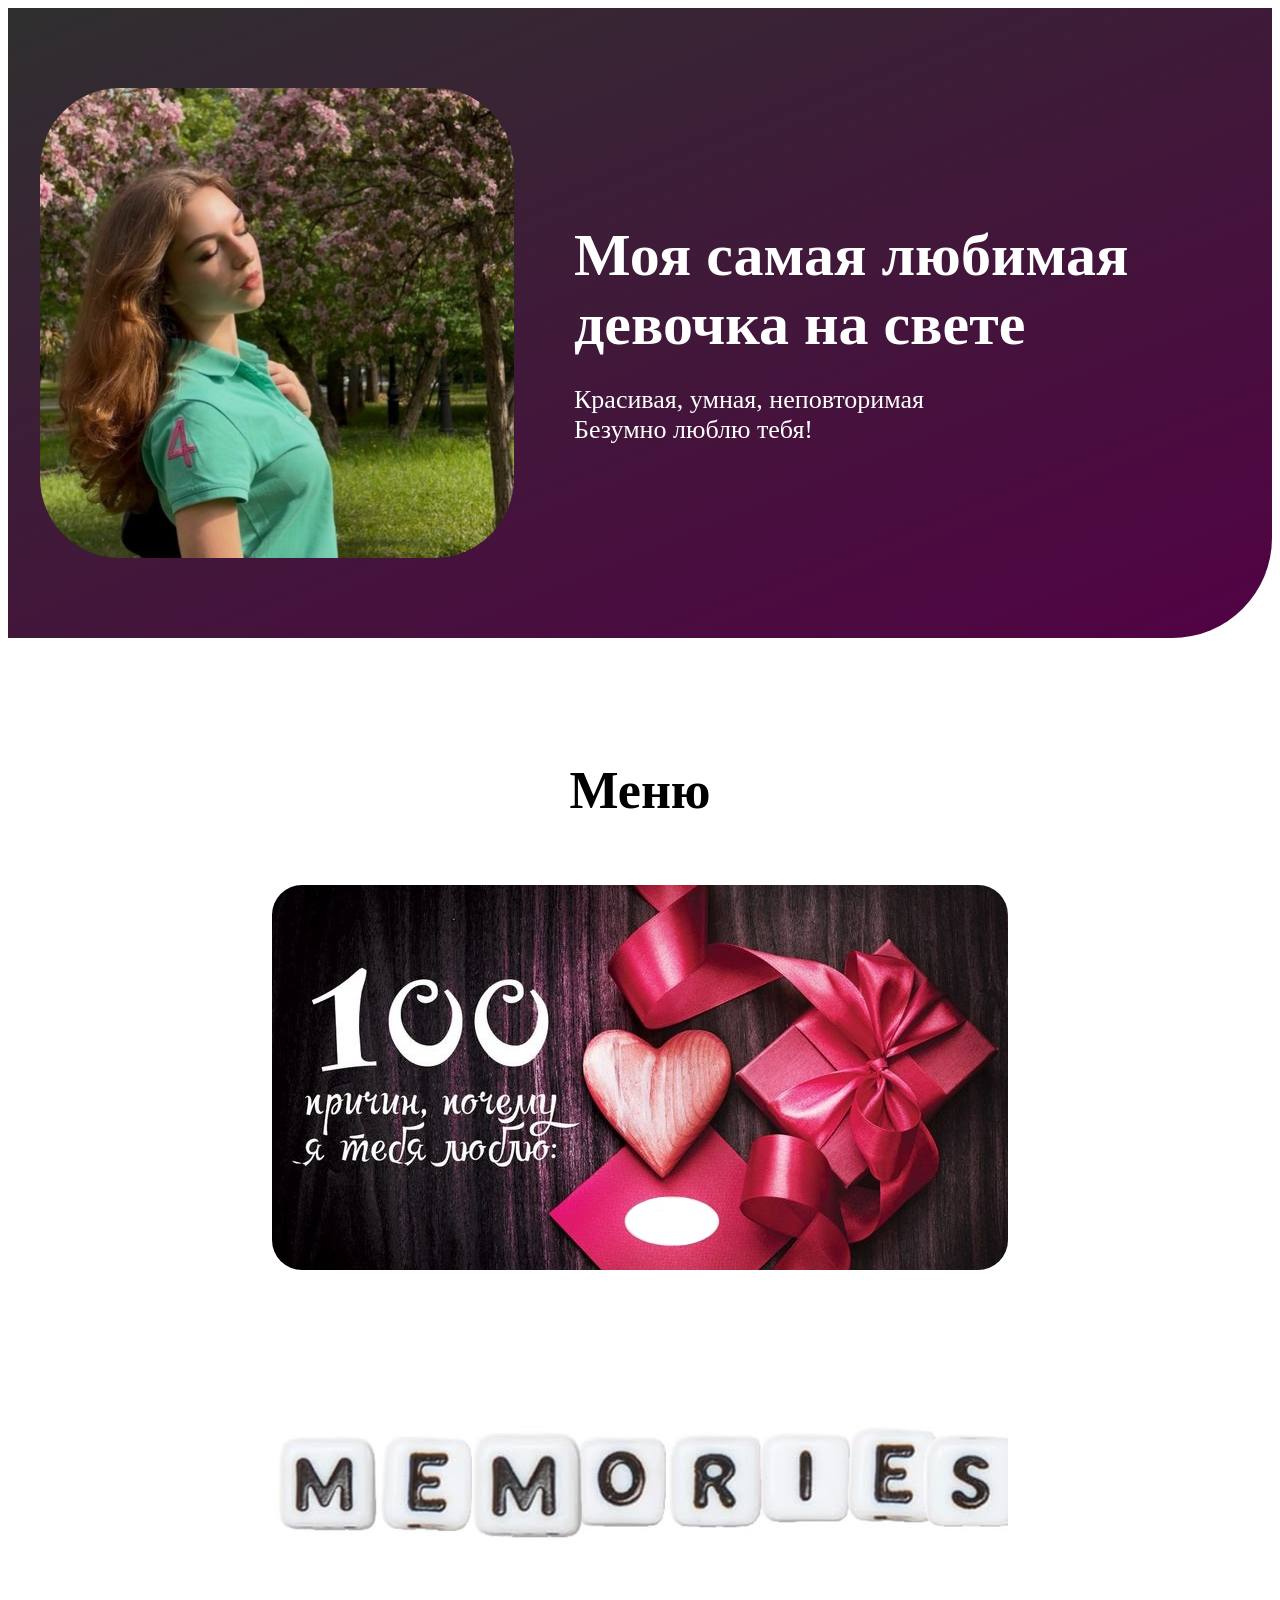
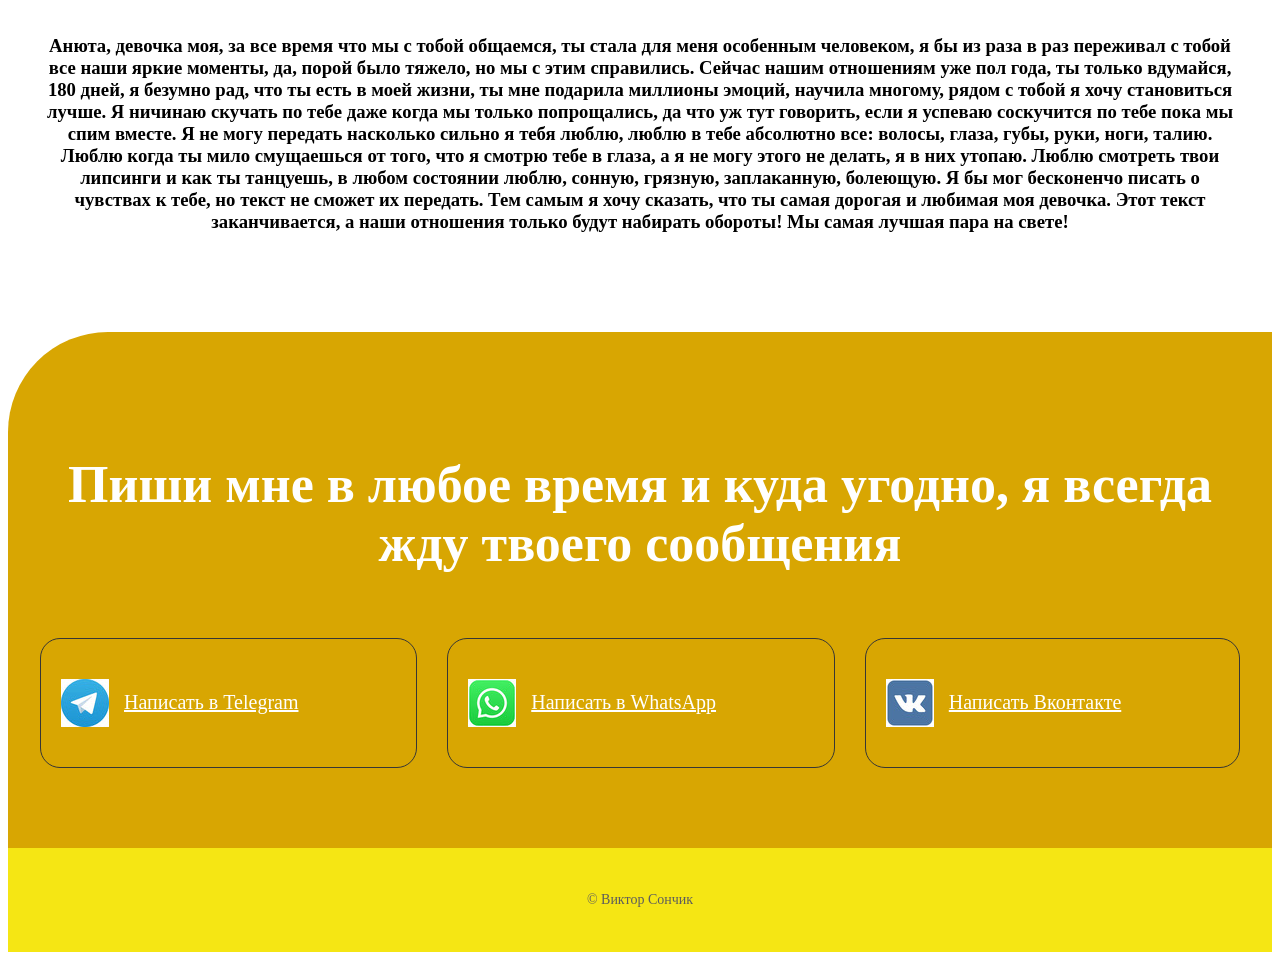
<file: index.html>
<!DOCTYPE html>
<html lang="ru">

<head>
    <meta charset="UTF-8">
    <meta name="viewport" content="width=device-width, initial-scale=1.0">
    <title>Портфолио</title>
    <link rel="stylesheet" href="./main.css">
    <link rel="stylesheet" href="./main.css">
</head>
<body>
    <header class="header">
        <div class="container">
            <div class="header-row">

                <img src="./img/glav.jpg" srcset="./img/glav@2x.jpg 2x" alt="Photo" class="header-img">

                <div class="header-desc">

                    <h1 class="header-title">Моя самая любимая девочка на свете</h1>
                    <p class="header-text">Красивая, умная, неповторимая<br> Безумно люблю тебя!</p>
                    
                </div>

            </div>
        </div>
        
    </header>

    <main>
        <section class="portfolio">
            <div class="container">
                <h2 class="portfolio-title">Меню</h2>

                <div class="projects">
                    <article class="project">
                        <a href="./panto.html">
                        <img src="./img/stoprichin.jpg" srcset="./img/stoprichin.jpg" alt="100 причин почему я тебя люблю" class="project-img">
                        </a>

                    </article>
                    <article class="project">
                        <a href="./travel.html">
                            <img src="./img/oblozhka.jpg" srcset="./img/oblozhka.jpg" alt="Галерея воспоминаний"
                                class="project-img">
                        </a>
                    </article>
                </div>
                <div class="texto">
                    <h3>
                        Анюта, девочка моя, за все время что мы с тобой общаемся, ты стала для меня особенным человеком, я бы из раза в раз переживал с тобой все наши яркие моменты, да, порой было тяжело, но мы с этим справились. 
                        Сейчас нашим отношениям уже пол года, ты только вдумайся, 180 дней, я безумно рад, что ты есть в моей жизни, ты мне подарила миллионы эмоций, научила многому, рядом с тобой я хочу становиться лучше. Я ничинаю скучать по тебе даже когда мы только попрощались, да что уж тут говорить, если я успеваю соскучится по тебе пока мы спим вместе.
                        Я не могу передать насколько сильно я тебя люблю, люблю в тебе абсолютно все: волосы, глаза, губы, руки, ноги, талию. Люблю когда ты мило смущаешься от того, что я смотрю тебе в глаза, а я не могу этого не делать, я в них утопаю. Люблю смотреть твои липсинги и как ты танцуешь, в любом состоянии люблю, сонную, грязную, заплаканную, болеющую.
                        Я бы мог бесконенчо писать о чувствах к тебе, но текст не сможет их передать. Тем самым я хочу сказать, что ты самая дорогая и любимая моя девочка. Этот текст заканчивается, а наши отношения только будут набирать обороты! Мы самая лучшая пара на свете!
                    </h3>
                </div>
                </div>
            </div>
        </section>

        <section class="contacts">
            <div class="container">
                <h2 class="contacts-title">Пиши мне в любое время и куда угодно, я всегда жду твоего сообщения</h2>

                <div class="messangers">
                    <a href="https://t.me/GoK1LL" class="messanger">
                        <img src="./img/tg.jpg" alt="Telegram">
                        Написать в Telegram</a>
                    <a href="https://wa.me/79315393092" class="messanger">
                        <img src="./img/wh.jpg" alt="WhatsApp">
                        Написать в WhatsApp</a>
                    <a href="https://vk.com/gok1ll" class="messanger">
                        <img src="./img/vk.jpg" alt="Вконтакте">
                        Написать Вконтакте</a>
                </div>

            </div>
        </section>


    </main>

    <footer class="footer">
        <div class="container">
            <div class="footer-inner">
                <p>© Виктор Сончик</p>
            </div>
        </div>
    </footer>



</body>
</html>
</file>
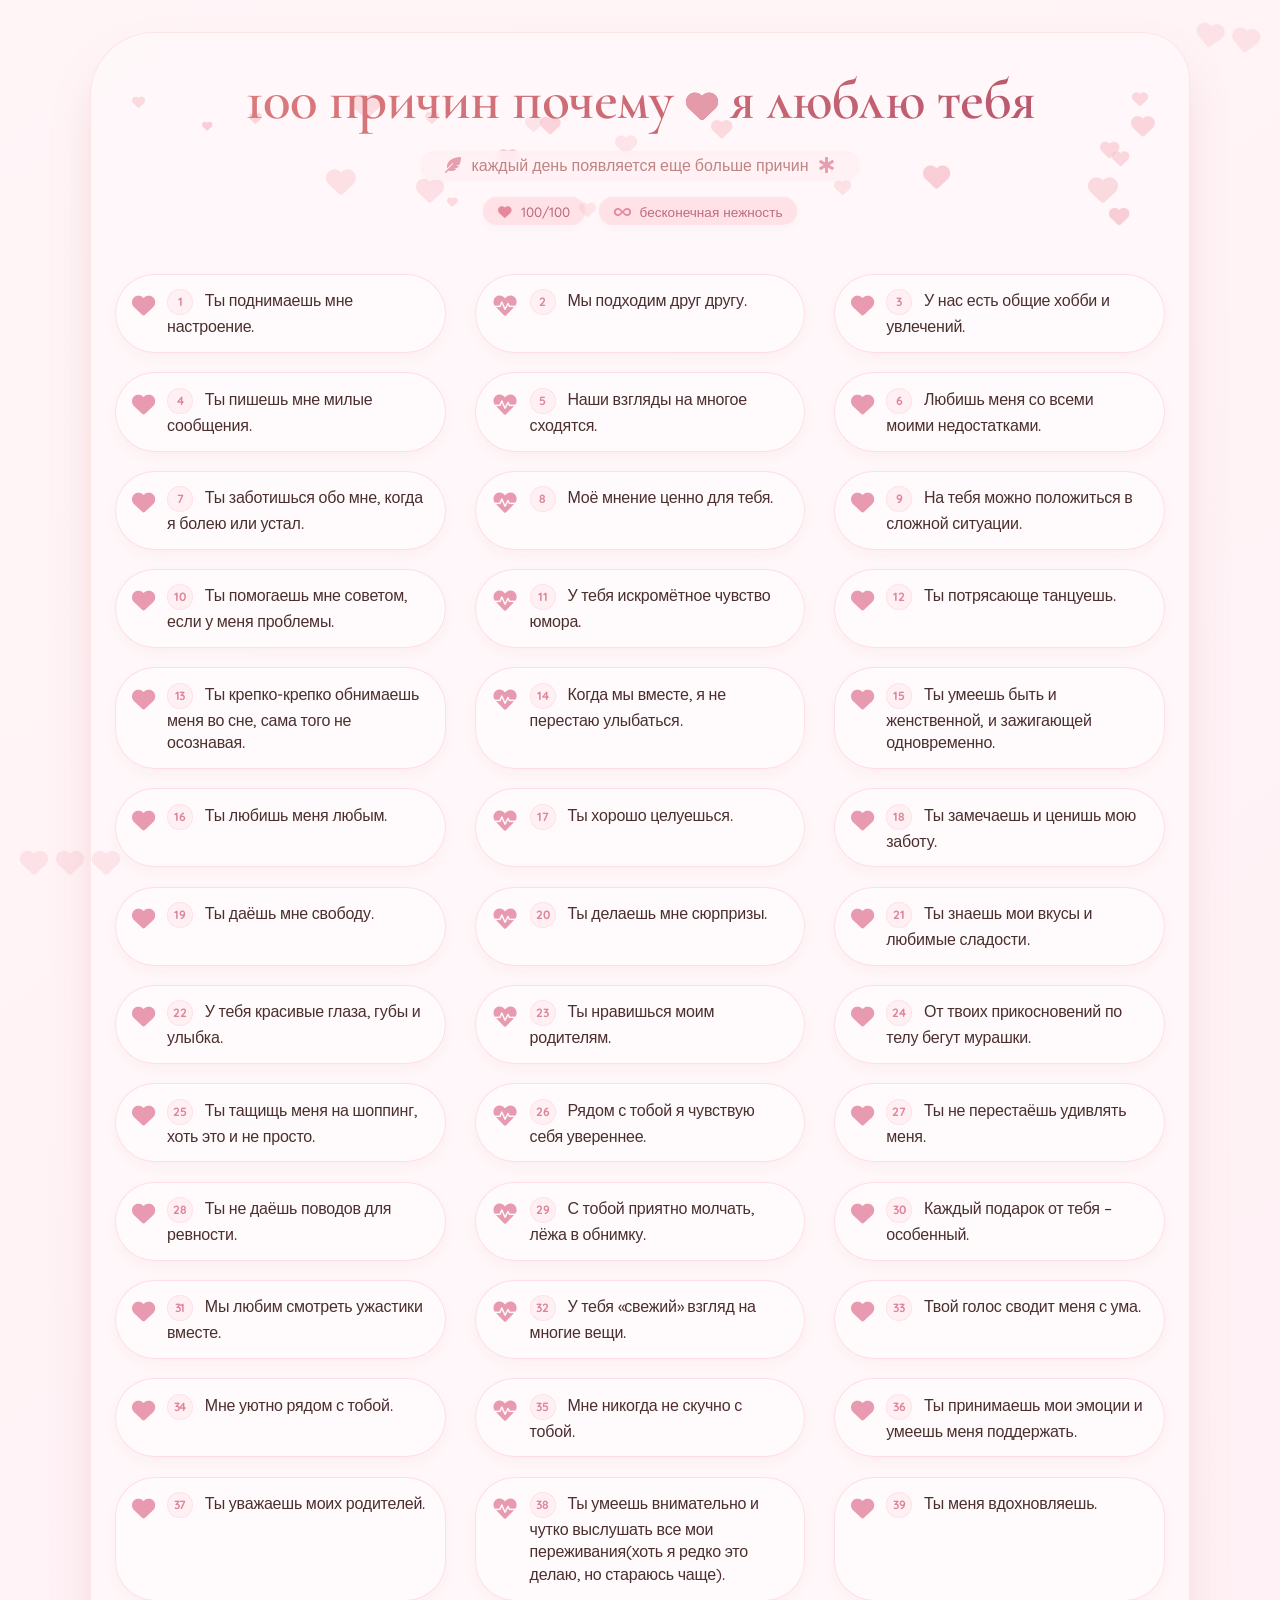
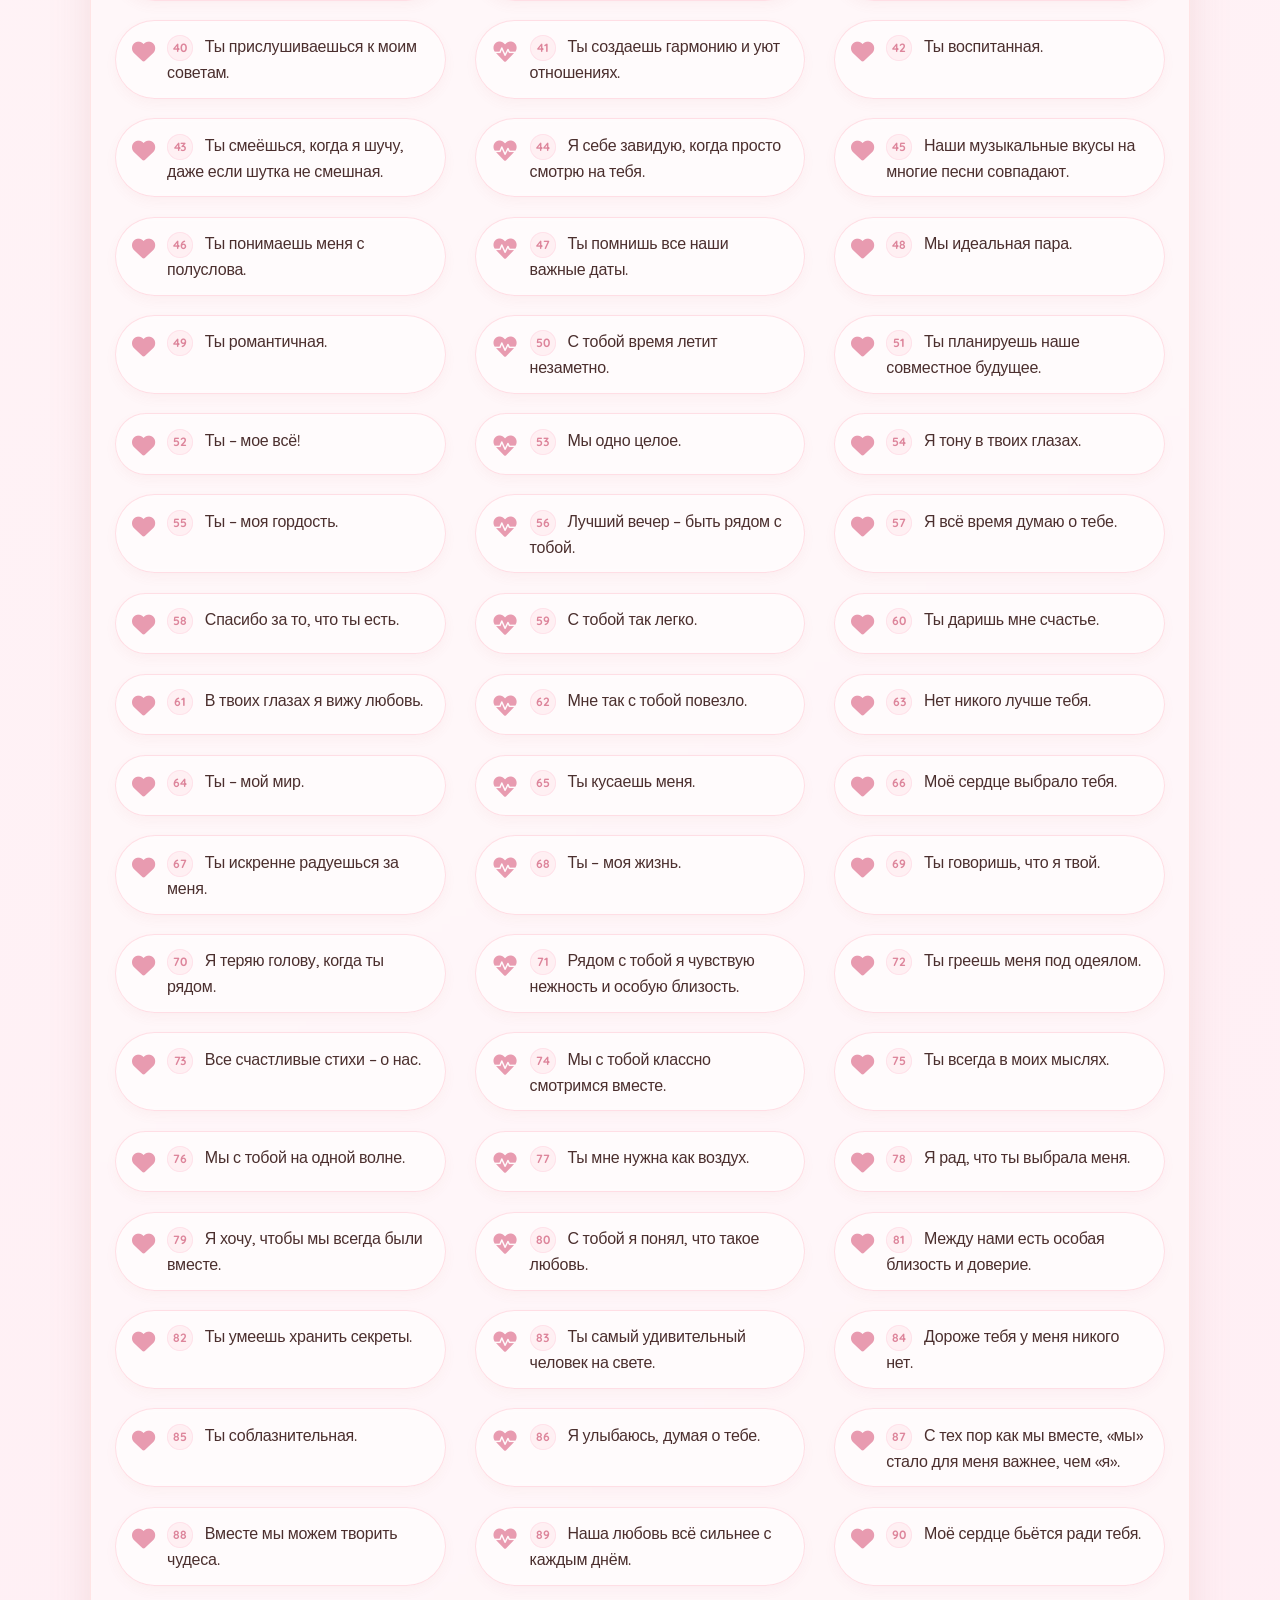
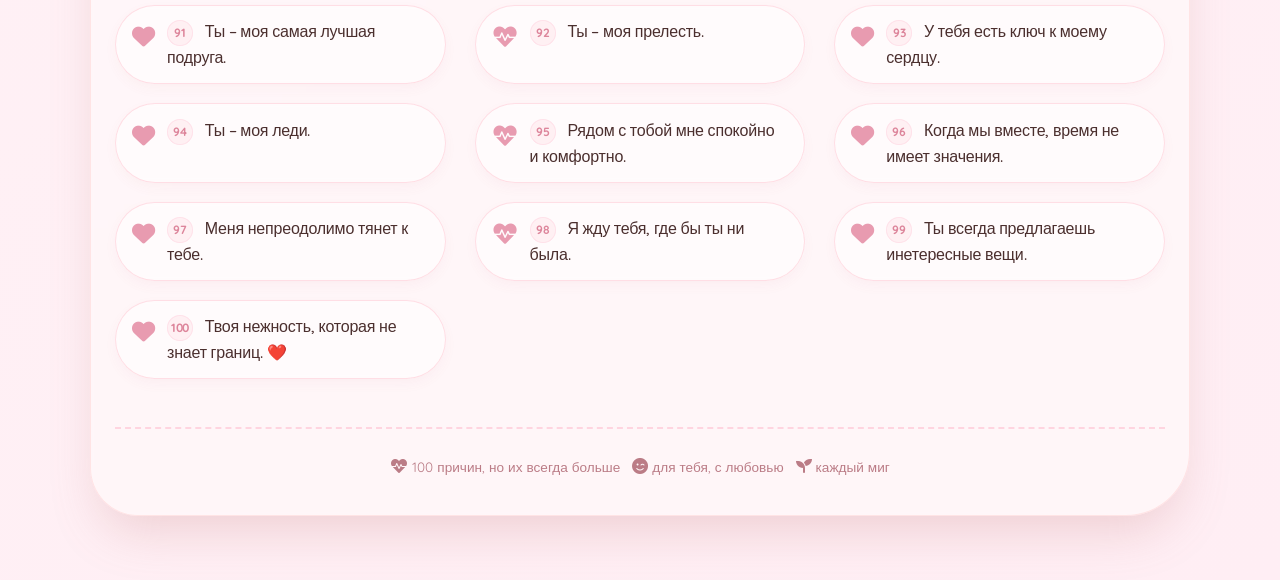
<file: panto.html>
<!DOCTYPE html>
<html lang="ru">
<head>
    <meta charset="UTF-8">
    <meta name="viewport" content="width=device-width, initial-scale=1.0, user-scalable=yes">
    <title>100 причин любить тебя | Нежный список</title>
    <!-- Google Fonts: романтичный и чистый стиль -->
    <link href="https://fonts.googleapis.com/css2?family=Cormorant+Garamond:ital,wght@0,400;0,500;0,600;1,400&family=Quicksand:wght@300;400;500;600;700&display=swap" rel="stylesheet">
    <!-- Font Awesome 6 (иконки сердечек) -->
    <link rel="stylesheet" href="https://cdnjs.cloudflare.com/ajax/libs/font-awesome/6.0.0-beta3/css/all.min.css">
    <style>
        * {
            margin: 0;
            padding: 0;
            box-sizing: border-box;
        }

        body {
            background: linear-gradient(145deg, #fff5f7 0%, #ffeef4 100%);
            font-family: 'Quicksand', sans-serif;
            color: #5c3e3b;
            padding: 2rem 1.5rem 4rem;
        }

        /* главный контейнер — нежный, воздушный */
        .love-container {
            max-width: 1100px;
            margin: 0 auto;
            background: rgba(255, 248, 250, 0.75);
            backdrop-filter: blur(2px);
            border-radius: 64px 48px 64px 48px;
            box-shadow: 0 25px 50px -12px rgba(188, 108, 108, 0.25);
            padding: 2rem 1.5rem 2.5rem;
            border: 1px solid rgba(255, 215, 215, 0.6);
        }

        /* шапка с заголовком и плавающими сердечками */
        .header {
            text-align: center;
            margin-bottom: 3rem;
            position: relative;
        }

        .header h1 {
            font-family: 'Cormorant Garamond', serif;
            font-size: 3.6rem;
            font-weight: 600;
            background: linear-gradient(135deg, #dd7c7c, #b9586e);
            background-clip: text;
            -webkit-background-clip: text;
            color: transparent;
            letter-spacing: -0.5px;
            margin-bottom: 0.6rem;
            display: inline-block;
            position: relative;
        }

        .subhead {
            font-size: 1rem;
            font-weight: 400;
            color: #bf8585;
            background: #fff0f3e0;
            display: inline-block;
            padding: 0.3rem 1.2rem;
            border-radius: 60px;
            backdrop-filter: blur(2px);
            margin-top: 6px;
            box-shadow: 0 2px 6px rgba(0,0,0,0.02);
        }

        .subhead i {
            margin: 0 6px;
            color: #e69faf;
        }

        /* декоративные сердечки */
        .floating-hearts {
            position: absolute;
            width: 100%;
            height: 100%;
            top: 0;
            left: 0;
            pointer-events: none;
            overflow: hidden;
        }

        .floating-hearts i {
            position: absolute;
            color: #f7bac5;
            font-size: 1.2rem;
            opacity: 0.5;
            animation: floatHeart 12s infinite linear;
        }

        @keyframes floatHeart {
            0% {
                transform: translateY(0) rotate(0deg);
                opacity: 0;
            }
            10% {
                opacity: 0.6;
            }
            90% {
                opacity: 0.5;
            }
            100% {
                transform: translateY(-100px) rotate(15deg);
                opacity: 0;
            }
        }

        /* счетчик причин в виде индикатора */
        .counter-badge {
            display: flex;
            justify-content: center;
            gap: 12px;
            flex-wrap: wrap;
            margin: 1rem auto 1.8rem;
        }

        .pill {
            background: #ffe1e8;
            border-radius: 100px;
            padding: 0.4rem 1rem;
            font-size: 0.85rem;
            font-weight: 500;
            color: #bd6d7c;
            box-shadow: inset 0 0 0 1px #fff5f7, 0 4px 8px rgba(0,0,0,0.02);
        }

        .pill i {
            margin-right: 5px;
            color: #e6899c;
        }

        /* сетка списка — 2 колонки, красиво и читаемо */
        .reasons-grid {
            display: grid;
            grid-template-columns: repeat(auto-fill, minmax(300px, 1fr));
            gap: 1.2rem 1.8rem;
            margin-top: 0.5rem;
        }

        /* карточка причины */
        .reason-card {
            background: rgba(255, 252, 253, 0.85);
            backdrop-filter: blur(2px);
            border-radius: 40px;
            padding: 0.9rem 1.2rem 0.9rem 1rem;
            transition: all 0.25s ease;
            display: flex;
            align-items: flex-start;
            gap: 12px;
            border: 1px solid rgba(255, 202, 212, 0.6);
            box-shadow: 0 5px 12px rgba(190, 100, 100, 0.05);
        }

        .reason-card:hover {
            transform: translateY(-3px);
            background: #fffbfd;
            border-color: #ffcfdb;
            box-shadow: 0 14px 24px rgba(170, 90, 100, 0.12);
        }

        /* иконка-сердечко перед каждой причиной */
        .heart-icon {
            font-size: 1.45rem;
            color: #e89bb0;
            flex-shrink: 0;
            margin-top: 2px;
            transition: transform 0.2s;
        }

        .reason-card:hover .heart-icon {
            transform: scale(1.08);
            color: #dd6b86;
        }

        .reason-text {
            font-size: 1rem;
            font-weight: 500;
            line-height: 1.4;
            color: #4b2f2e;
            letter-spacing: -0.2px;
        }

        .reason-number {
            font-weight: 700;
            color: #dd859b;
            background: #fff0f3;
            display: inline-block;
            width: 26px;
            height: 26px;
            text-align: center;
            line-height: 26px;
            border-radius: 30px;
            font-size: 0.75rem;
            margin-right: 8px;
            box-shadow: inset 0 0 0 1px #ffe2ea;
        }

        /* декоративный footer */
        .footer-love {
            text-align: center;
            margin-top: 3rem;
            padding-top: 1.8rem;
            border-top: 2px dashed #ffd5e0;
            font-size: 0.85rem;
            color: #bb7c86;
            display: flex;
            justify-content: center;
            align-items: center;
            gap: 12px;
            flex-wrap: wrap;
        }

        .footer-love i {
            font-size: 1rem;
            animation: pulseHeart 1.6s infinite;
        }

        @keyframes pulseHeart {
            0% { transform: scale(1); opacity: 0.7; }
            50% { transform: scale(1.2); opacity: 1; color: #e86f8f; }
            100% { transform: scale(1); opacity: 0.7; }
        }

        /* адаптивность */
        @media (max-width: 680px) {
            body {
                padding: 1rem;
            }
            .love-container {
                padding: 1.5rem;
            }
            .header h1 {
                font-size: 2.2rem;
            }
            .reasons-grid {
                grid-template-columns: 1fr;
                gap: 0.9rem;
            }
            .reason-card {
                padding: 0.7rem 1rem;
            }
            .reason-text {
                font-size: 0.9rem;
            }
        }

        /* анимация появления карточек с задержкой */
        .reason-card {
            opacity: 0;
            animation: fadeSlideUp 0.4s ease forwards;
        }

        @keyframes fadeSlideUp {
            from {
                opacity: 0;
                transform: translateY(12px);
            }
            to {
                opacity: 1;
                transform: translateY(0);
            }
        }

        /* добавляем индивидуальные задержки через style динамически или вручную, но сделаем общим классом */
        /* Зададим небольшие задержки в зависимости от порядка, лучше через JS, но чтобы не усложнять — стилизуем универсально */
        
        /* красивая полоса прокрутки (webkit) */
        ::-webkit-scrollbar {
            width: 8px;
        }
        ::-webkit-scrollbar-track {
            background: #ffeef2;
            border-radius: 10px;
        }
        ::-webkit-scrollbar-thumb {
            background: #eaaebf;
            border-radius: 10px;
        }
        ::-webkit-scrollbar-thumb:hover {
            background: #dc8da2;
        }

        /* ручная настройка сердечек в углах */
        .corner-hearts {
            position: fixed;
            bottom: 20px;
            left: 20px;
            font-size: 28px;
            opacity: 0.25;
            pointer-events: none;
            color: #f1adb9;
            z-index: 0;
        }
        .corner-hearts.right {
            left: auto;
            right: 20px;
            top: 20px;
            bottom: auto;
            transform: rotate(8deg);
        }
    </style>
</head>
<body>

<div class="love-container">
    <div class="header">
        <div class="floating-hearts" id="floatingHeartsContainer"></div>
        <h1>100 причин почему <i class="fas fa-heart" style="font-size: 2rem; background: none; -webkit-background-clip: unset; color: #e59aaa;"></i> я люблю тебя</h1>
        <div class="subhead">
            <i class="fas fa-feather-alt"></i> каждый день появляется еще больше причин <i class="fas fa-star-of-life"></i>
        </div>
        <div class="counter-badge">
            <div class="pill"><i class="fas fa-heart"></i> 100/100 </div>
            <div class="pill"><i class="fas fa-infinity"></i> бесконечная нежность</div>
        </div>
    </div>

    <div class="reasons-grid" id="reasonsList"></div>

    <div class="footer-love">
        <span><i class="fas fa-heartbeat"></i> 100 причин, но их всегда больше</span>
        <span><i class="fas fa-smile-wink"></i> для тебя, с любовью</span>
        <span><i class="fas fa-seedling"></i> каждый миг</span>
    </div>
</div>

<div class="corner-hearts"><i class="fas fa-heart"></i> <i class="fas fa-heart"></i> <i class="fas fa-heart"></i></div>
<div class="corner-hearts right"><i class="fas fa-heart"></i> <i class="fas fa-heart"></i></div>

<script>
    // Каждая причина — нежное признание, согревающее душу.
    const reasons = [
        "Ты поднимаешь мне настроение.",
        "Мы подходим друг другу.",
        "У нас есть общие хобби и увлечений.",
        "Ты пишешь мне милые сообщения.",
        "Наши взгляды на многое сходятся.",
        "Любишь меня со всеми моими недостатками.",
        "Ты заботишься обо мне, когда я болею или устал.",
        "Моё мнение ценно для тебя.",
        "На тебя можно положиться в сложной ситуации.",
        "Ты помогаешь мне советом, если у меня проблемы.",
        "У тебя искромётное чувство юмора.",
        "Ты потрясающе танцуешь.",
        "Ты крепко-крепко обнимаешь меня во сне, сама того не осознавая.",
        "Когда мы вместе, я не перестаю улыбаться.",
        "Ты умеешь быть и женственной, и зажигающей одновременно.",
        "Ты любишь меня любым.",
        "Ты хорошо целуешься.",
        "Ты замечаешь и ценишь мою заботу.",
        "Ты даёшь мне свободу.",
        "Ты делаешь мне сюрпризы.",
        "Ты знаешь мои вкусы и любимые сладости.",
        "У тебя красивые глаза, губы и улыбка.",
        "Ты нравишься моим родителям.",
        "От твоих прикосновений по телу бегут мурашки.",
        "Ты тащищь меня на шоппинг, хоть это и не просто.",
        "Рядом с тобой я чувствую себя увереннее.",
        "Ты не перестаёшь удивлять меня.",
        "Ты не даёшь поводов для ревности.",
        "С тобой приятно молчать, лёжа в обнимку.",
        "Каждый подарок от тебя – особенный.",
        "Мы любим смотреть ужастики вместе.",
        "У тебя «свежий» взгляд на многие вещи.",
        "Твой голос сводит меня с ума.",
        "Мне уютно рядом с тобой.",
        "Мне никогда не скучно с тобой.",
        "Ты принимаешь мои эмоции и умеешь меня поддержать.",
        "Ты уважаешь моих родителей.",
        "Ты умеешь внимательно и чутко выслушать все мои переживания(хоть я редко это делаю, но стараюсь чаще).",
        "Ты меня вдохновляешь.",
        "Ты прислушиваешься к моим советам.",
        "Ты создаешь гармонию и уют отношениях.",
        "Ты воспитанная.",
        "Ты смеёшься, когда я шучу, даже если шутка не смешная.",
        "Я себе завидую, когда просто смотрю на тебя.",
        "Наши музыкальные вкусы на многие песни совпадают.",
        "Ты понимаешь меня с полуслова.",
        "Ты помнишь все наши важные даты.",
        "Мы идеальная пара.",
        "Ты романтичная.",
        "С тобой время летит незаметно.",
        "Ты планируешь наше совместное будущее.",
        "Ты – мое всё!",
        "Мы одно целое.",
        "Я тону в твоих глазах.",
        "Ты – моя гордость.",
        "Лучший вечер – быть рядом с тобой.",
        "Я всё время думаю о тебе.",
        "Спасибо за то, что ты есть.",
        "С тобой так легко.",
        "Ты даришь мне счастье.",
        "В твоих глазах я вижу любовь.",
        "Мне так с тобой повезло.",
        "Нет никого лучше тебя.",
        "Ты – мой мир.",
        "Ты кусаешь меня.",
        "Моё сердце выбрало тебя.",
        "Ты искренне радуешься за меня.",
        "Ты – моя жизнь.",
        "Ты говоришь, что я твой.",
        "Я теряю голову, когда ты рядом.",
        "Рядом с тобой я чувствую нежность и особую близость.",
        "Ты греешь меня под одеялом.",
        "Все счастливые стихи – о нас.",
        "Мы с тобой классно смотримся вместе.",
        "Ты всегда в моих мыслях.",
        "Мы с тобой на одной волне.",
        "Ты мне нужна как воздух.",
        "Я рад, что ты выбрала меня.",
        "Я хочу, чтобы мы всегда были вместе.",
        "С тобой я понял, что такое любовь.",
        "Между нами есть особая близость и доверие.",
        "Ты умеешь хранить секреты.",
        "Ты самый удивительный человек на свете.",
        "Дороже тебя у меня никого нет.",
        "Ты соблазнительная.",
        "Я улыбаюсь, думая о тебе.",
        "С тех пор как мы вместе, «мы» стало для меня важнее, чем «я».",
        "Вместе мы можем творить чудеса.",
        "Наша любовь всё сильнее с каждым днём.",
        "Моё сердце бьётся ради тебя.",
        "Ты – моя самая лучшая подруга.",
        " Ты – моя прелесть.",
        "У тебя есть ключ к моему сердцу.",
        "Ты – моя леди.",
        "Рядом с тобой мне спокойно и комфортно.",
        "Когда мы вместе, время не имеет значения.",
        "Меня непреодолимо тянет к тебе.",
        " Я жду тебя, где бы ты ни была.",
        "Ты всегда предлагаешь инетересные вещи."
    ];

    // Убедимся, что ровно 100 пунктов. Если больше — обрежем, если меньше — добавим базовые.
    while(reasons.length < 100) {
        reasons.push("Твоя нежность, которая не знает границ. ❤️");
    }
    if(reasons.length > 100) reasons.length = 100;

    // Функция рендеринга списка с нумерацией
    function renderReasons() {
        const container = document.getElementById('reasonsList');
        container.innerHTML = '';
        reasons.forEach((reason, idx) => {
            const card = document.createElement('div');
            card.className = 'reason-card';
            // небольшая анимационная задержка (стилизуем через инлайн для разнообразия)
            card.style.animationDelay = `${Math.min(idx * 0.01, 0.8)}s`;
            
            const heartSpan = document.createElement('div');
            heartSpan.className = 'heart-icon';
            // чередуем иконки сердечек для эстетики
            if (idx % 3 === 0) heartSpan.innerHTML = '<i class="fas fa-heart"></i>';
            else if (idx % 3 === 1) heartSpan.innerHTML = '<i class="fas fa-heartbeat"></i>';
            else heartSpan.innerHTML = '<i class="fas fa-heart"></i>';
            
            const textSpan = document.createElement('div');
            textSpan.className = 'reason-text';
            // добавляем номер
            const numberSpan = document.createElement('span');
            numberSpan.className = 'reason-number';
            numberSpan.innerText = (idx + 1).toString();
            const reasonTextNode = document.createTextNode(` ${reason}`);
            textSpan.appendChild(numberSpan);
            textSpan.appendChild(reasonTextNode);
            
            card.appendChild(heartSpan);
            card.appendChild(textSpan);
            container.appendChild(card);
        });
    }

    // генерация плавающих сердечек в header
    function generateFloatingHearts() {
        const container = document.getElementById('floatingHeartsContainer');
        if (!container) return;
        const heartCount = 22;
        for (let i = 0; i < heartCount; i++) {
            const heart = document.createElement('i');
            heart.classList.add('fas', 'fa-heart');
            const size = 10 + Math.random() * 20;
            heart.style.fontSize = `${size}px`;
            heart.style.left = `${Math.random() * 100}%`;
            heart.style.top = `${Math.random() * 80 + 10}%`;
            heart.style.animationDuration = `${8 + Math.random() * 12}s`;
            heart.style.animationDelay = `${Math.random() * 8}s`;
            heart.style.opacity = 0.3 + Math.random() * 0.4;
            container.appendChild(heart);
        }
    }

    // дополнительно добавим красивые маленькие сердечки при скролле (не обязательно, но мило)
    // просто запускаем генерацию и рендер
    renderReasons();
    generateFloatingHearts();

    // Интерактив: при клике на карточку — легкий пульс и всплывающее сердечко (консоль тихая)
    document.querySelectorAll('.reason-card').forEach(card => {
        card.addEventListener('click', function(e) {
            const icon = this.querySelector('.heart-icon i');
            if(icon) {
                icon.style.transform = 'scale(1.3)';
                setTimeout(() => { if(icon) icon.style.transform = ''; }, 200);
            }
            // небольшой анимированный эффект
            this.style.backgroundColor = '#ffeef4';
            setTimeout(() => { this.style.backgroundColor = ''; }, 150);
        });
    });
    
    // обновляем прослушку для динамических элементов (поскольку рендер завершен, прокинем события после рендера)
    document.getElementById('reasonsList').addEventListener('click', (e) => {
        let targetCard = e.target.closest('.reason-card');
        if(targetCard) {
            const iconWrap = targetCard.querySelector('.heart-icon i');
            if(iconWrap) {
                iconWrap.style.transform = 'scale(1.25)';
                setTimeout(() => { if(iconWrap) iconWrap.style.transform = ''; }, 200);
            }
            targetCard.style.backgroundColor = '#ffeef4';
            setTimeout(() => { if(targetCard) targetCard.style.backgroundColor = ''; }, 180);
        }
    });
</script>
</body>
</html>
</file>
<file: main.css>
@import url('https://fonts.googleapis.com/css2?family=Montserrat:ital,wght@0,100..900;1,100..900&display=swap');

.body {
    font-family: "Montserrat", sans-serif;
    font-optical-sizing: auto;
    font-weight: 400;
    font-style: normal;
}

.container {
    width: 1200px;
    margin: 0 auto;
    padding: 0 15px;
}

.header {
    background: #50014c linear-gradient(158deg, #2f2f2f 0%, #520244 100%);
    color: #fff;
    padding-bottom: 80px;
    padding-top: 80px;
    border-bottom-right-radius: 100px;

}

.header-row {
    display: flex;
    flex-direction: row;
    align-items: center;
    column-gap: 60px;

}

.header-img {
    border-radius: 80px;

}

.header-title {
    margin-bottom: 10px;
    font-weight: 700;
    font-size: 60px;

}

.header-text {
    font-weight: 300;
    font-size: 26px;
    margin-bottom: 20px;
}

.heder-btns {
    display: flex;
    column-gap: 20px;
}

.btn {
    height: 80px;
    padding-top: 15px;
    padding-bottom: 15px;
    padding-left: 25px;
    padding-right: 25px;

    background-color: black;
    border-radius: 8px;

    color: #fff;
    line-height: 1;

    transition: all 0.2s ease-in;
    text-align: center;
}

.btn:hover {
    background-color: #1782CF;
}

.btn-outline {
    height: 48px;
    padding-top: 15px;
    padding-bottom: 15px;
    padding-left: 25px;
    padding-right: 25px;

    border: 1px solid #3B3B3B;
    border-radius: 8px;

    color: #fff;
    line-height: 1;

    transition: all 0.2s ease-in;
}

.btn-outline:hover {
    border-color: #1782CF;
}

.portfolio {
    padding: 80px 0px;
}

.portfolio-title {
    margin-bottom: 65px;
    font-size: 52px;
    font-weight: 700;
    text-align: center;

}

.projects {
    display: flex;
    flex-direction: column;
    row-gap: 70px;
    align-items: center;
    text-decoration: underline;
}

.project {
    text-align: center;

}

.project-img {
    margin-bottom: 30px;
    border-radius: 30px;

    transition: opacity 0.2s ease-in;
}

.project-img:hover {
    opacity: 0.8;
}

.project-title {
    font-size: 22px;


}

.project-title a {
    color: black;
    text-decoration: underline;
}

.texto {
    text-align: center;
    text-shadow: #50014c;
}

.contacts {
    padding: 80px 0;
    background-color: #d8a602;
    border-top-left-radius: 100px;
    color: #fff;

}

.contacts-title {
    text-align: center;
    margin-bottom: 65px;
    font-size: 52px;
    font-weight: 700;
}

.messangers {
    display: flex;
    column-gap: 30px;

}

.messanger {
    flex-grow: 1;
    display: flex;
    column-gap: 15px;
    align-items: center;

    padding: 40px 20px;
    border-radius: 20px;
    border: 1px solid #363636;

    color: #fff;
    font-size: 20px;

    transition: all 0.2s ease-in;
}

.messanger:hover {
    background-color: #1E1E1E;
}

.footer {
    padding: 30px 0;
    background-color: #f5e614;

    color: #5D5D5D;
}

.footer a {
    color: #5886A8;
}

.footer-inner {
    font-size: 14px;
    text-align: center;

}

.footer-inner p+p {
    margin-top: 15px;
}

.inner-page {
    padding: 80px 0 40px;
}

.inner-page-details {
    text-align: center;
    margin-bottom: 40px;

    align-items: center;
    display: flex;
    flex-direction: column;
    row-gap: 25px;
}

.inner-page-title {
    font-size: 52px;
    font-weight: 700;
}

.inner-page-text {
    min-width: 570px;

    display: flex;
    flex-direction: column;
    row-gap: 25px;

    color: #555555;
    line-height: 1.5;
}

.inner-page-link {
    color: black;
}

.inner-page-link a {
    color: #000;
    text-decoration: underline;
}

.inner-page-img {
    display: block;
    margin: 0 auto;
    margin-bottom: 40px;
}

.inner-page-backlink {
    max-width: 770px;
    background-color: #F1F1F1;
    padding: 30px;

    display: flex;
    column-gap: 10px;
    align-items: center;
    justify-content: center;

    margin: 0 auto;
    text-align: center;
    color: #000;

    transition: all 0.2s ease-in;
}

.inner-page-backlink:hover {
    background-color: #dedede;
}

.inner-page2-details {
    text-align: center;
    margin-bottom: 40px;

    align-items: center;
    display: flex;
    flex-direction: column;
    row-gap: 25px;
}

.inner-page2-title {
    font-size: 52px;
    font-weight: 700;
}

.inner-page2-text {
    min-width: 570px;

    display: flex;
    flex-direction: column;
    row-gap: 25px;

    color: #555555;
    line-height: 1.5;
}

.inner-page2-link {
    color: black;
}

.inner-page2-link a {
    color: #000;
    text-decoration: underline;
}

.inner-page2-img {
    display: block;
    margin: 0 auto;
    margin-bottom: 40px;
}

.inner-page2-backlink {
    max-width: 770px;
    background-color: #F1F1F1;
    padding: 30px;

    display: flex;
    column-gap: 10px;
    align-items: center;
    justify-content: center;

    margin: 0 auto;
    text-align: center;
    color: #000;

    transition: all 0.2s ease-in;
}

.inner-page2-backlink:hover {
    background-color: #dedede;
}
</file>
